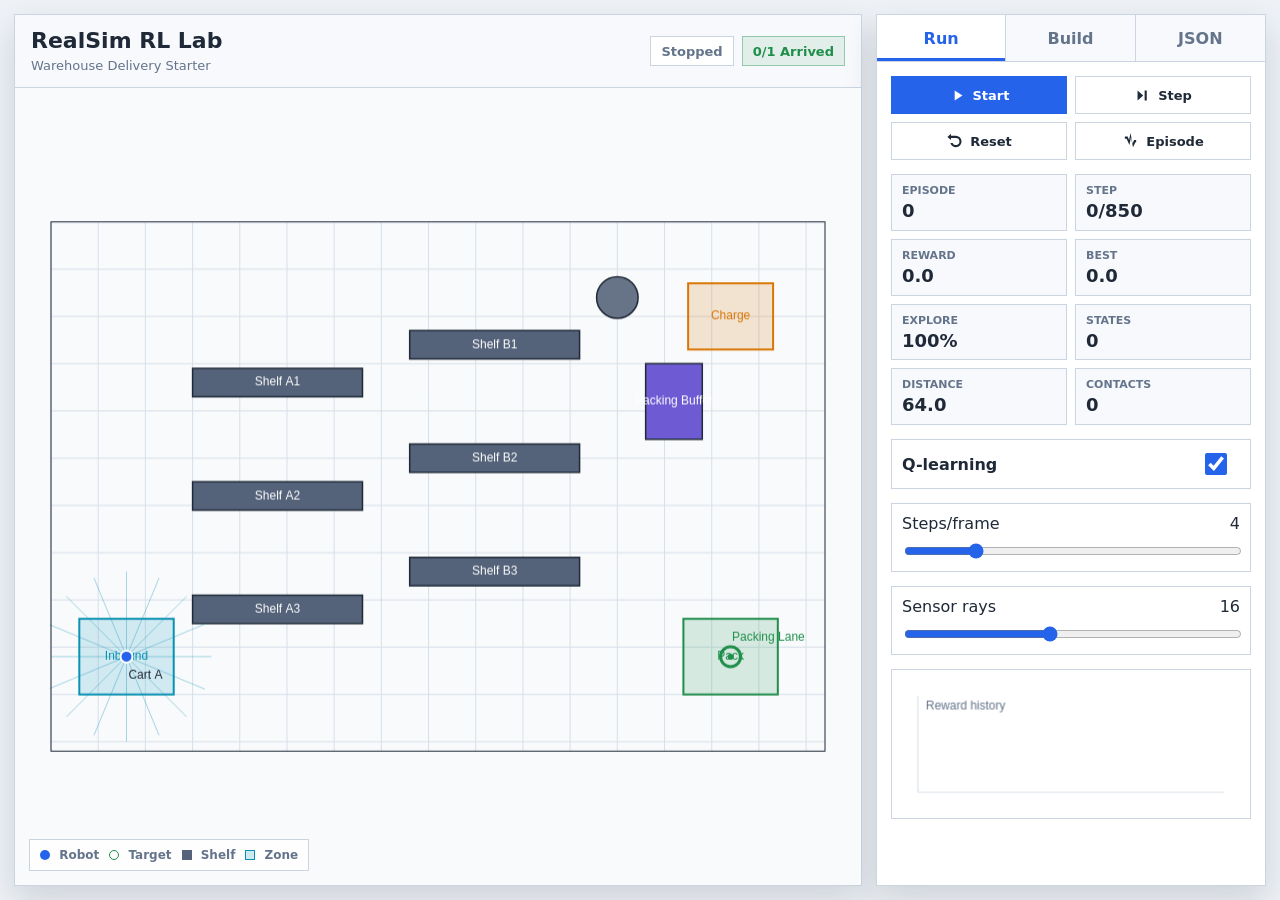
<file: web/index.html>
<!doctype html>
<html lang="en">
  <head>
    <meta charset="utf-8">
    <meta name="viewport" content="width=device-width, initial-scale=1">
    <title>RealSim RL Lab</title>
    <link rel="stylesheet" href="styles.css">
  </head>
  <body>
    <main class="app-shell">
      <section class="workspace" aria-label="Simulation workspace">
        <header class="topbar">
          <div>
            <h1>RealSim RL Lab</h1>
            <p id="scenarioSubtitle">Warehouse Delivery Starter</p>
          </div>
          <div class="status-strip">
            <span id="runState" class="status-pill">Stopped</span>
            <span id="goalState" class="status-pill success">0/1 Arrived</span>
          </div>
        </header>

        <div class="canvas-frame">
          <canvas id="worldCanvas" aria-label="Scenario map"></canvas>
          <div class="canvas-legend" aria-label="Map legend">
            <span><i class="legend robot"></i> Robot</span>
            <span><i class="legend target"></i> Target</span>
            <span><i class="legend shelf"></i> Shelf</span>
            <span><i class="legend zone"></i> Zone</span>
          </div>
        </div>
      </section>

      <aside class="control-panel" aria-label="Simulation controls">
        <nav class="tabs" aria-label="Panel tabs">
          <button class="tab active" data-tab="run">Run</button>
          <button class="tab" data-tab="build">Build</button>
          <button class="tab" data-tab="scenario">JSON</button>
        </nav>

        <section id="runPanel" class="panel-section active">
          <div class="toolbar">
            <button id="playPauseBtn" class="icon-button primary" title="Start or pause" aria-label="Start or pause">
              <svg viewBox="0 0 24 24" aria-hidden="true"><path d="M8 5v14l11-7z"></path></svg>
              <span>Start</span>
            </button>
            <button id="stepBtn" class="icon-button" title="Step" aria-label="Step">
              <svg viewBox="0 0 24 24" aria-hidden="true"><path d="M5 5v14l8-7zM15 5h3v14h-3z"></path></svg>
              <span>Step</span>
            </button>
            <button id="resetBtn" class="icon-button" title="Reset episode" aria-label="Reset episode">
              <svg viewBox="0 0 24 24" aria-hidden="true"><path d="M7 7h7a5 5 0 1 1-4.6 7h-3.2A8 8 0 1 0 14 4H7V1L2 5.5 7 10z"></path></svg>
              <span>Reset</span>
            </button>
            <button id="episodeBtn" class="icon-button" title="Run episode" aria-label="Run episode">
              <svg viewBox="0 0 24 24" aria-hidden="true"><path d="M4 5h4l2 5 2-10 3 15 2-5h3v3h-1l-3.5 7-2.8-14-2.2 11-4-9H4z"></path></svg>
              <span>Episode</span>
            </button>
          </div>

          <div class="metric-grid">
            <div class="metric"><span>Episode</span><strong id="episodeMetric">0</strong></div>
            <div class="metric"><span>Step</span><strong id="stepMetric">0</strong></div>
            <div class="metric"><span>Reward</span><strong id="rewardMetric">0.0</strong></div>
            <div class="metric"><span>Best</span><strong id="bestMetric">0.0</strong></div>
            <div class="metric"><span>Explore</span><strong id="exploreMetric">100%</strong></div>
            <div class="metric"><span>States</span><strong id="statesMetric">0</strong></div>
            <div class="metric"><span>Distance</span><strong id="distanceMetric">0.0</strong></div>
            <div class="metric"><span>Contacts</span><strong id="collisionMetric">0</strong></div>
          </div>

          <label class="toggle-row">
            <span>Q-learning</span>
            <input id="trainingToggle" type="checkbox" checked>
          </label>

          <label class="range-row">
            <span>Steps/frame</span>
            <output id="speedValue">4</output>
            <input id="speedSlider" type="range" min="1" max="16" value="4">
          </label>

          <label class="range-row">
            <span>Sensor rays</span>
            <output id="rayValue">16</output>
            <input id="raySlider" type="range" min="4" max="32" value="16" step="2">
          </label>

          <canvas id="rewardChart" class="reward-chart" width="640" height="220" aria-label="Reward chart"></canvas>
        </section>

        <section id="buildPanel" class="panel-section">
          <div class="segmented" role="group" aria-label="Edit mode">
            <button class="mode-button active" data-mode="select">Select</button>
            <button class="mode-button" data-mode="shelf">Shelf</button>
            <button class="mode-button" data-mode="zone">Zone</button>
            <button class="mode-button" data-mode="robot">Robot</button>
            <button class="mode-button" data-mode="target">Target</button>
          </div>

          <div class="property-grid">
            <label>Name<input id="propName" type="text"></label>
            <label>Kind<input id="propKind" type="text"></label>
            <label>X<input id="propX" type="number" step="0.5"></label>
            <label>Y<input id="propY" type="number" step="0.5"></label>
            <label>Width<input id="propW" type="number" step="0.5"></label>
            <label>Height<input id="propH" type="number" step="0.5"></label>
          </div>

          <div class="toolbar compact">
            <button id="applyPropsBtn" class="icon-button primary" title="Apply" aria-label="Apply">
              <svg viewBox="0 0 24 24" aria-hidden="true"><path d="M9 16.2 4.8 12l-2 2L9 20 22 7l-2-2z"></path></svg>
              <span>Apply</span>
            </button>
            <button id="deleteSelectedBtn" class="icon-button danger" title="Delete" aria-label="Delete">
              <svg viewBox="0 0 24 24" aria-hidden="true"><path d="M6 7h12l-1 14H7zM9 4h6l1 2H8zM5 6h14v2H5z"></path></svg>
              <span>Delete</span>
            </button>
          </div>

          <div class="object-list" id="objectList" aria-label="Scenario objects"></div>
        </section>

        <section id="scenarioPanel" class="panel-section">
          <div class="property-grid">
            <label>Scenario<input id="scenarioName" type="text"></label>
            <label>World W<input id="worldW" type="number" step="1"></label>
            <label>World H<input id="worldH" type="number" step="1"></label>
          </div>
          <textarea id="scenarioJson" spellcheck="false" aria-label="Scenario JSON"></textarea>
          <div class="toolbar compact">
            <button id="loadJsonBtn" class="icon-button primary" title="Load JSON" aria-label="Load JSON">
              <svg viewBox="0 0 24 24" aria-hidden="true"><path d="M12 3v12l4-4 2 2-6 6-6-6 2-2 4 4V3z"></path></svg>
              <span>Load</span>
            </button>
            <button id="downloadJsonBtn" class="icon-button" title="Download JSON" aria-label="Download JSON">
              <svg viewBox="0 0 24 24" aria-hidden="true"><path d="M5 20h14v-2H5zM12 3v10l4-4 2 2-6 6-6-6 2-2 4 4V3z"></path></svg>
              <span>Save</span>
            </button>
            <button id="copyJsonBtn" class="icon-button" title="Copy JSON" aria-label="Copy JSON">
              <svg viewBox="0 0 24 24" aria-hidden="true"><path d="M8 8h11v13H8zM5 3h11v3H8a2 2 0 0 0-2 2v10H5z"></path></svg>
              <span>Copy</span>
            </button>
          </div>
        </section>
      </aside>
    </main>

    <script src="app.js"></script>
  </body>
</html>
</file>
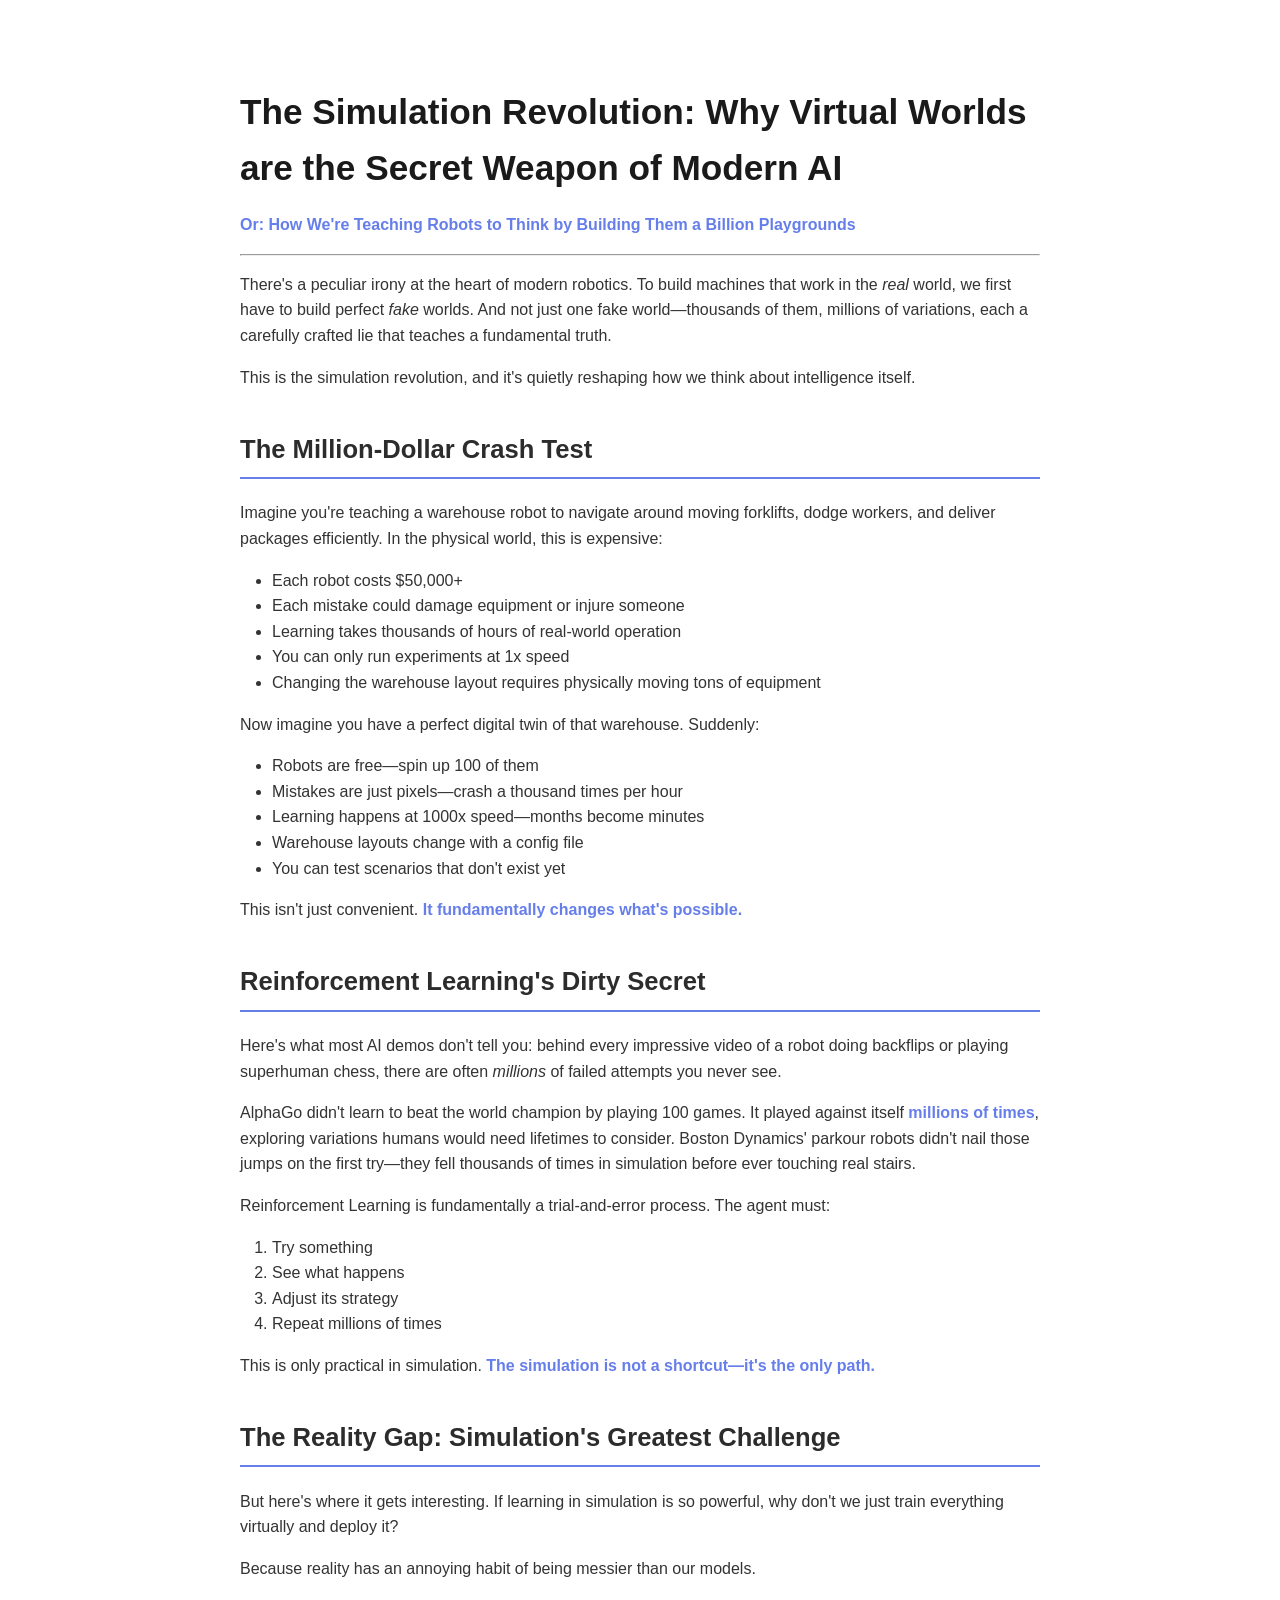
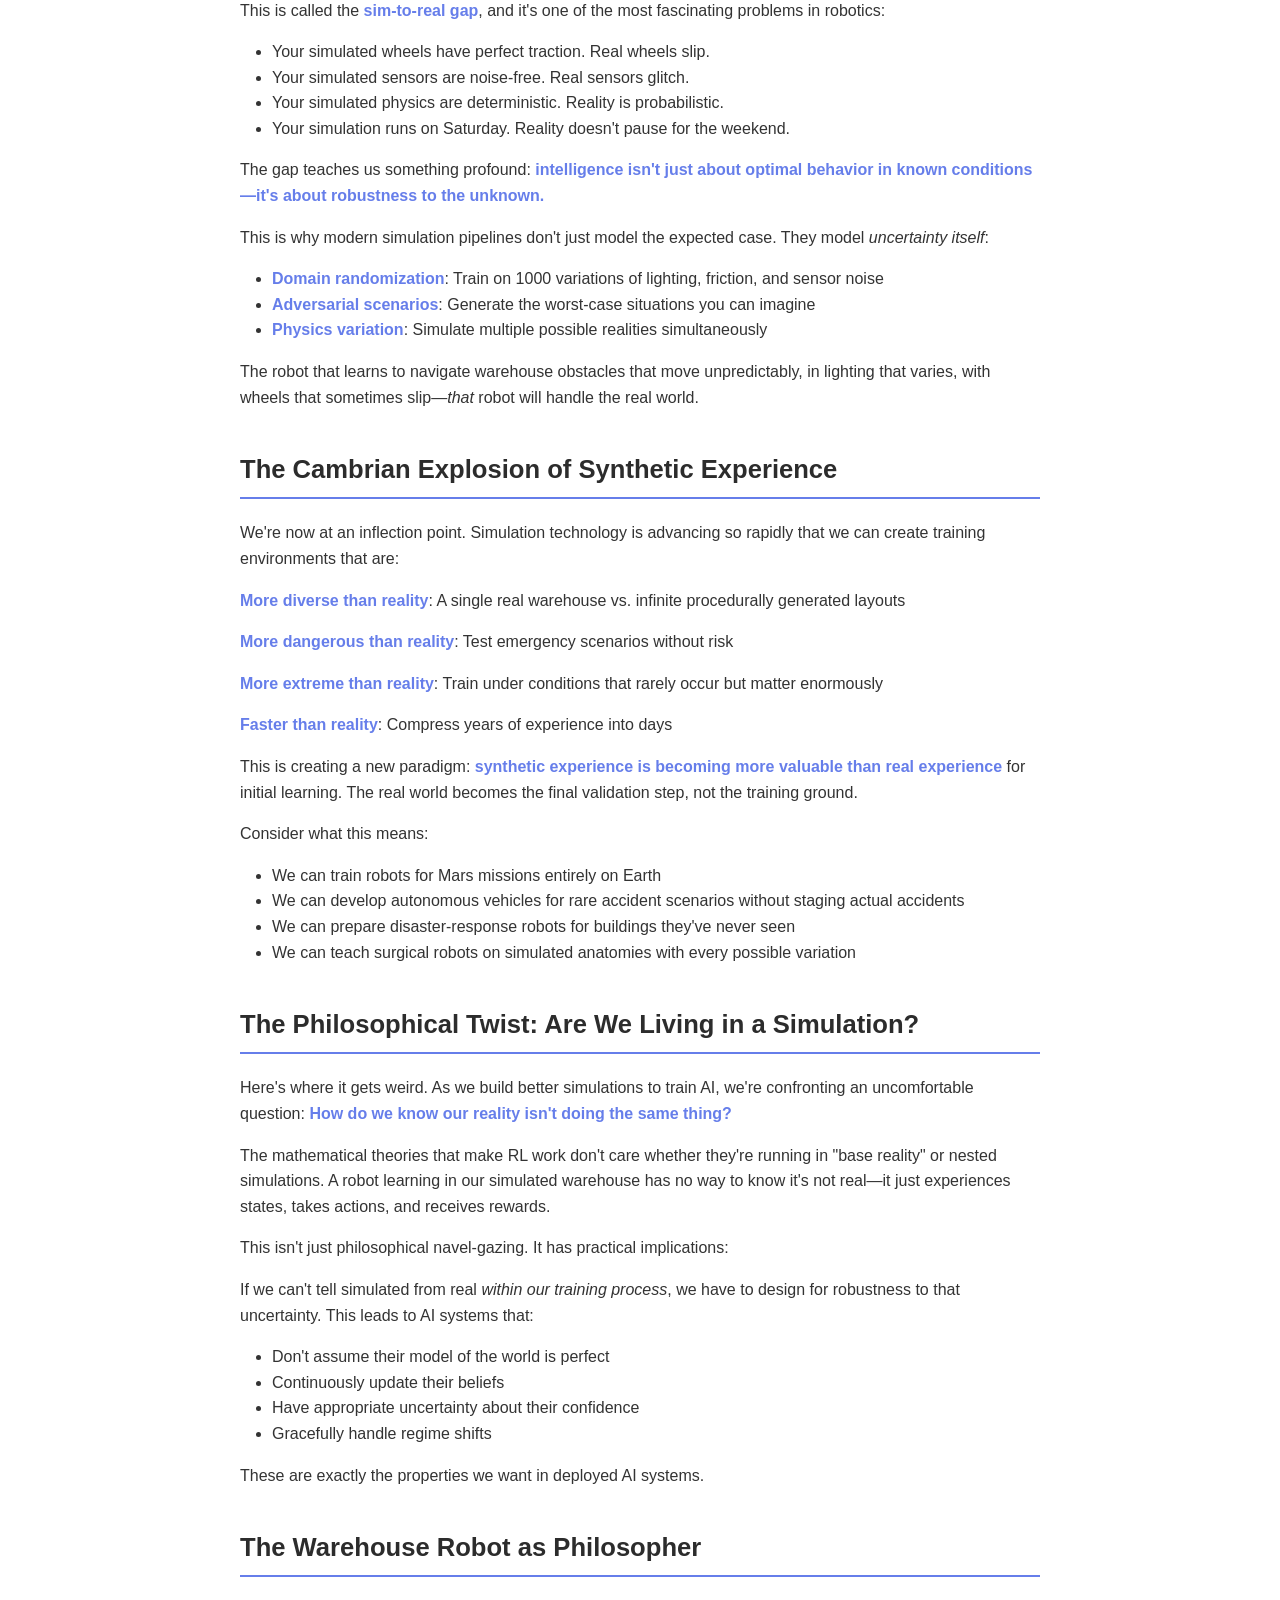
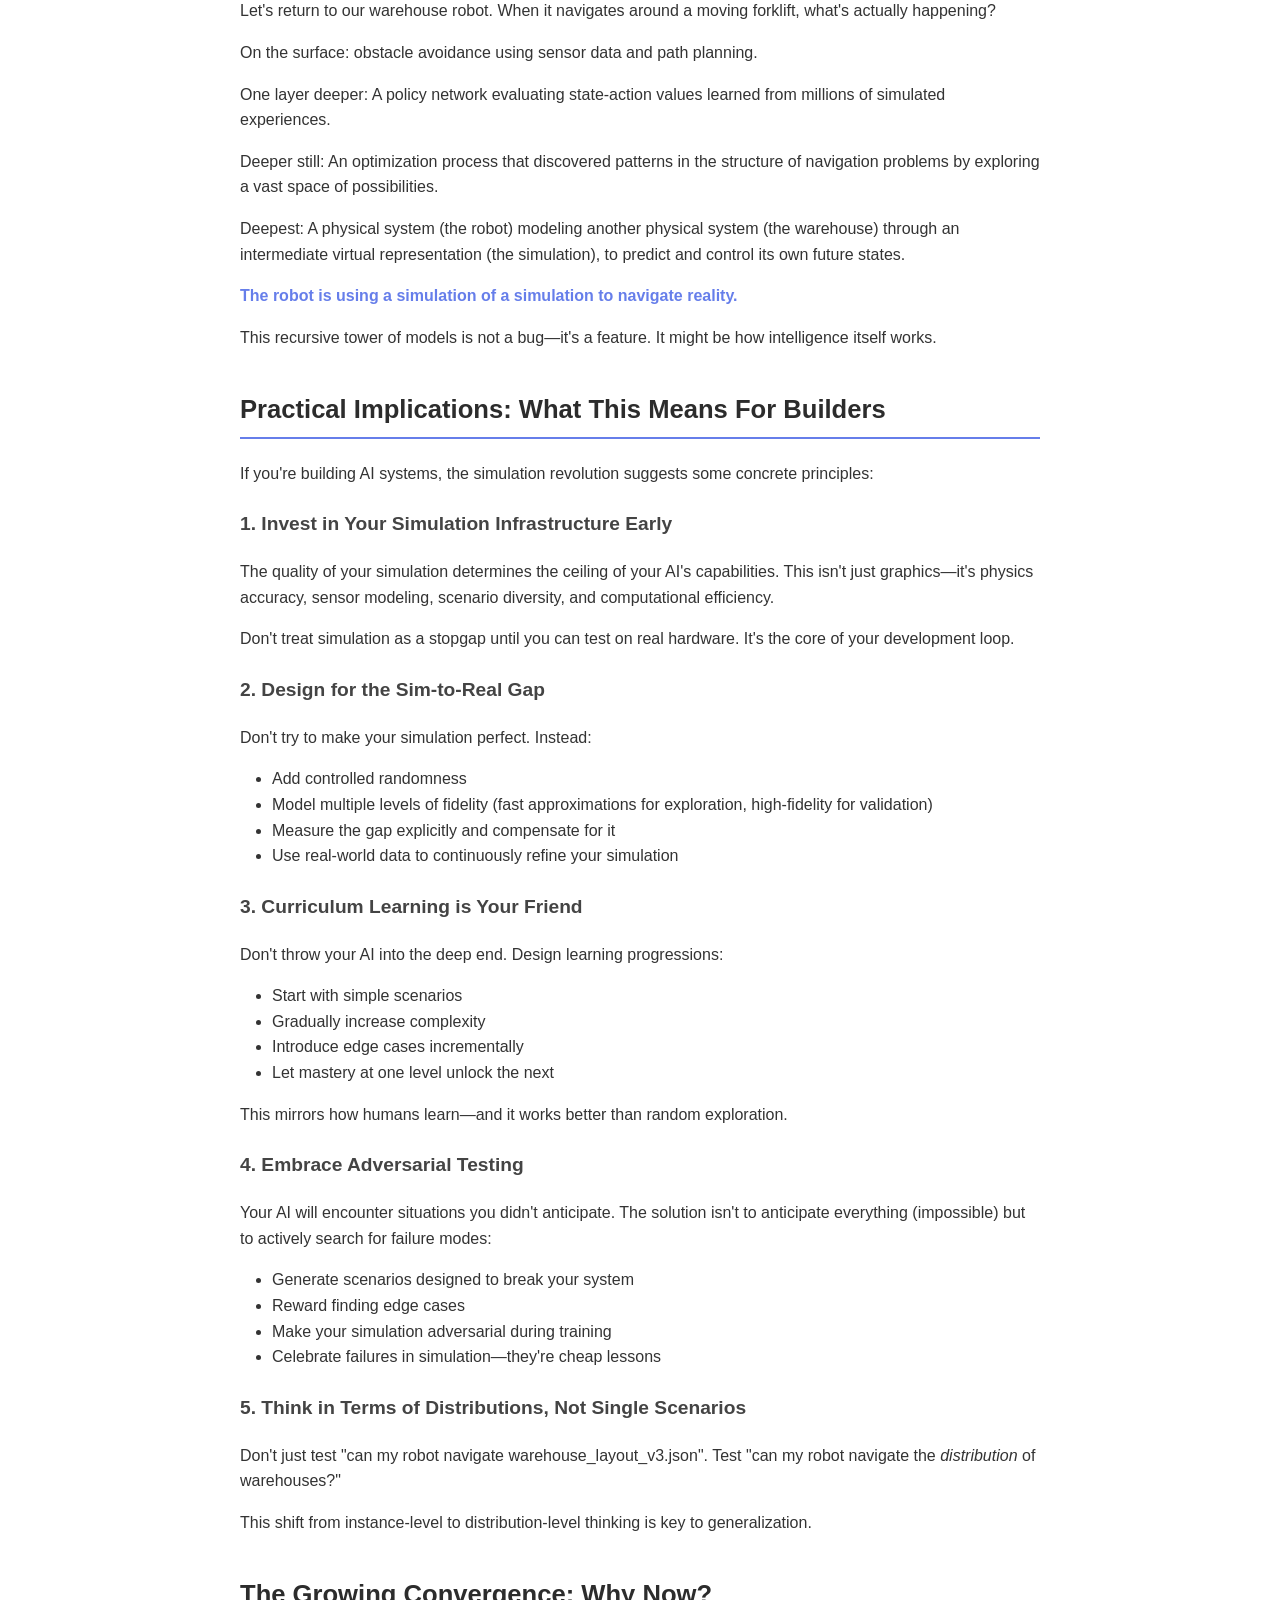
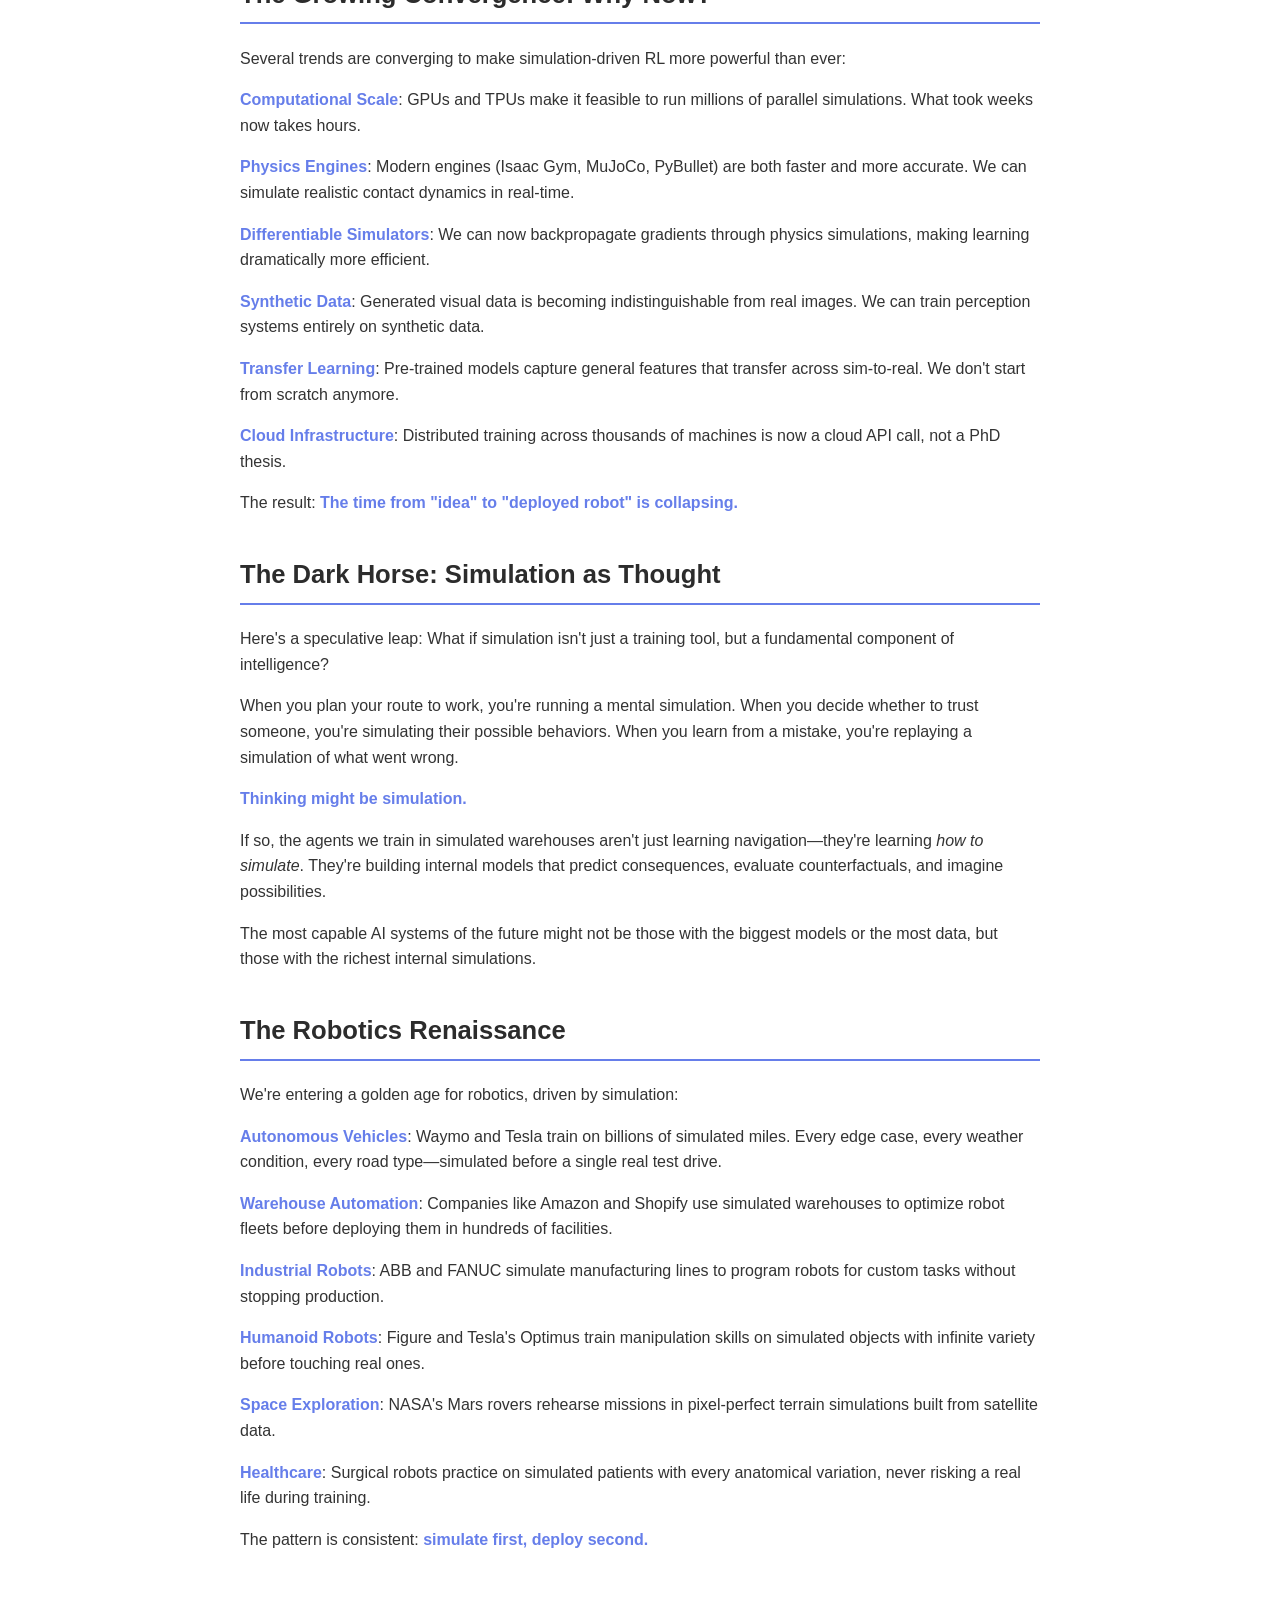
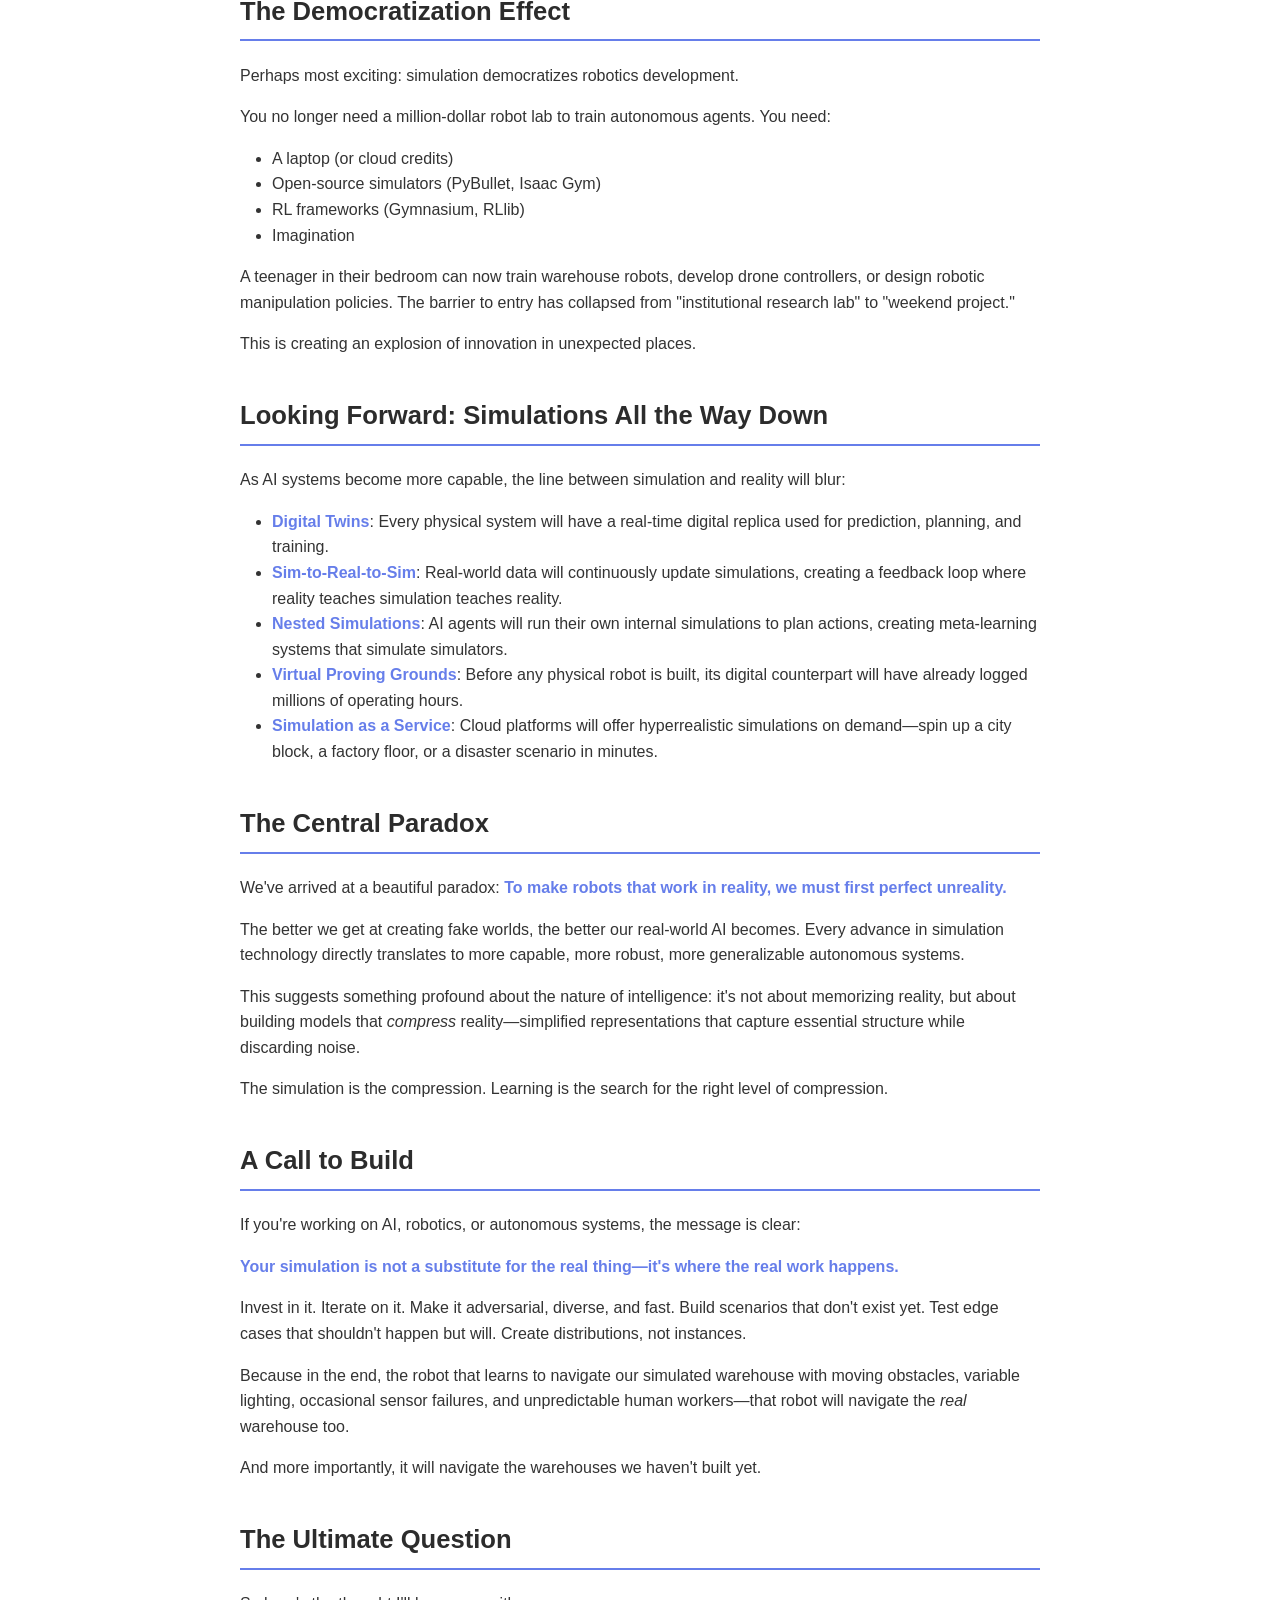
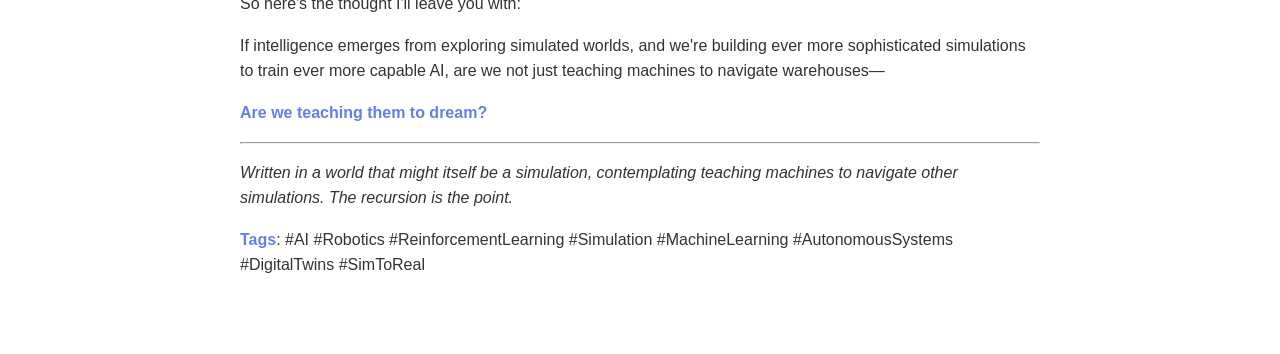
<file: BLOG_POST.html>
<!DOCTYPE html>
<html lang="en">
<head>
    <meta charset="UTF-8">
    <meta name="viewport" content="width=device-width, initial-scale=1.0">
    <title>The Simulation Revolution</title>
    <style>
        body {
            font-family: Arial, sans-serif;
            line-height: 1.6;
            max-width: 800px;
            margin: 40px auto;
            padding: 20px;
            color: #333;
        }
        h1 { color: #1a1a1a; font-size: 2.2em; margin-bottom: 0.3em; }
        h2 { color: #2c2c2c; font-size: 1.6em; margin-top: 1.5em; border-bottom: 2px solid #667eea; padding-bottom: 0.3em; }
        h3 { color: #444; font-size: 1.2em; margin-top: 1.2em; }
        strong { color: #667eea; }
        ul, ol { margin: 1em 0; padding-left: 2em; }
        p { margin: 1em 0; }
    </style>
</head>
<body>
    <h1>The Simulation Revolution: Why Virtual Worlds are the Secret Weapon of Modern AI</h1>
    <p><strong>Or: How We're Teaching Robots to Think by Building Them a Billion Playgrounds</strong></p>
    <hr>
    <p>There's a peculiar irony at the heart of modern robotics. To build machines that work in the <em>real</em> world, we first have to build perfect <em>fake</em> worlds. And not just one fake world—thousands of them, millions of variations, each a carefully crafted lie that teaches a fundamental truth.</p>
    <p>This is the simulation revolution, and it's quietly reshaping how we think about intelligence itself.</p>

    <h2>The Million-Dollar Crash Test</h2>
    <p>Imagine you're teaching a warehouse robot to navigate around moving forklifts, dodge workers, and deliver packages efficiently. In the physical world, this is expensive:</p>
    <ul>
        <li>Each robot costs $50,000+</li>
        <li>Each mistake could damage equipment or injure someone</li>
        <li>Learning takes thousands of hours of real-world operation</li>
        <li>You can only run experiments at 1x speed</li>
        <li>Changing the warehouse layout requires physically moving tons of equipment</li>
    </ul>
    <p>Now imagine you have a perfect digital twin of that warehouse. Suddenly:</p>
    <ul>
        <li>Robots are free—spin up 100 of them</li>
        <li>Mistakes are just pixels—crash a thousand times per hour</li>
        <li>Learning happens at 1000x speed—months become minutes</li>
        <li>Warehouse layouts change with a config file</li>
        <li>You can test scenarios that don't exist yet</li>
    </ul>
    <p>This isn't just convenient. <strong>It fundamentally changes what's possible.</strong></p>

    <h2>Reinforcement Learning's Dirty Secret</h2>
    <p>Here's what most AI demos don't tell you: behind every impressive video of a robot doing backflips or playing superhuman chess, there are often <em>millions</em> of failed attempts you never see.</p>
    <p>AlphaGo didn't learn to beat the world champion by playing 100 games. It played against itself <strong>millions of times</strong>, exploring variations humans would need lifetimes to consider. Boston Dynamics' parkour robots didn't nail those jumps on the first try—they fell thousands of times in simulation before ever touching real stairs.</p>
    <p>Reinforcement Learning is fundamentally a trial-and-error process. The agent must:</p>
    <ol>
        <li>Try something</li>
        <li>See what happens</li>
        <li>Adjust its strategy</li>
        <li>Repeat millions of times</li>
    </ol>
    <p>This is only practical in simulation. <strong>The simulation is not a shortcut—it's the only path.</strong></p>

    <h2>The Reality Gap: Simulation's Greatest Challenge</h2>
    <p>But here's where it gets interesting. If learning in simulation is so powerful, why don't we just train everything virtually and deploy it?</p>
    <p>Because reality has an annoying habit of being messier than our models.</p>
    <p>This is called the <strong>sim-to-real gap</strong>, and it's one of the most fascinating problems in robotics:</p>
    <ul>
        <li>Your simulated wheels have perfect traction. Real wheels slip.</li>
        <li>Your simulated sensors are noise-free. Real sensors glitch.</li>
        <li>Your simulated physics are deterministic. Reality is probabilistic.</li>
        <li>Your simulation runs on Saturday. Reality doesn't pause for the weekend.</li>
    </ul>
    <p>The gap teaches us something profound: <strong>intelligence isn't just about optimal behavior in known conditions—it's about robustness to the unknown.</strong></p>
    <p>This is why modern simulation pipelines don't just model the expected case. They model <em>uncertainty itself</em>:</p>
    <ul>
        <li><strong>Domain randomization</strong>: Train on 1000 variations of lighting, friction, and sensor noise</li>
        <li><strong>Adversarial scenarios</strong>: Generate the worst-case situations you can imagine</li>
        <li><strong>Physics variation</strong>: Simulate multiple possible realities simultaneously</li>
    </ul>
    <p>The robot that learns to navigate warehouse obstacles that move unpredictably, in lighting that varies, with wheels that sometimes slip—<em>that</em> robot will handle the real world.</p>

    <h2>The Cambrian Explosion of Synthetic Experience</h2>
    <p>We're now at an inflection point. Simulation technology is advancing so rapidly that we can create training environments that are:</p>
    <p><strong>More diverse than reality</strong>: A single real warehouse vs. infinite procedurally generated layouts</p>
    <p><strong>More dangerous than reality</strong>: Test emergency scenarios without risk</p>
    <p><strong>More extreme than reality</strong>: Train under conditions that rarely occur but matter enormously</p>
    <p><strong>Faster than reality</strong>: Compress years of experience into days</p>
    <p>This is creating a new paradigm: <strong>synthetic experience is becoming more valuable than real experience</strong> for initial learning. The real world becomes the final validation step, not the training ground.</p>
    <p>Consider what this means:</p>
    <ul>
        <li>We can train robots for Mars missions entirely on Earth</li>
        <li>We can develop autonomous vehicles for rare accident scenarios without staging actual accidents</li>
        <li>We can prepare disaster-response robots for buildings they've never seen</li>
        <li>We can teach surgical robots on simulated anatomies with every possible variation</li>
    </ul>

    <h2>The Philosophical Twist: Are We Living in a Simulation?</h2>
    <p>Here's where it gets weird. As we build better simulations to train AI, we're confronting an uncomfortable question: <strong>How do we know our reality isn't doing the same thing?</strong></p>
    <p>The mathematical theories that make RL work don't care whether they're running in "base reality" or nested simulations. A robot learning in our simulated warehouse has no way to know it's not real—it just experiences states, takes actions, and receives rewards.</p>
    <p>This isn't just philosophical navel-gazing. It has practical implications:</p>
    <p>If we can't tell simulated from real <em>within our training process</em>, we have to design for robustness to that uncertainty. This leads to AI systems that:</p>
    <ul>
        <li>Don't assume their model of the world is perfect</li>
        <li>Continuously update their beliefs</li>
        <li>Have appropriate uncertainty about their confidence</li>
        <li>Gracefully handle regime shifts</li>
    </ul>
    <p>These are exactly the properties we want in deployed AI systems.</p>

    <h2>The Warehouse Robot as Philosopher</h2>
    <p>Let's return to our warehouse robot. When it navigates around a moving forklift, what's actually happening?</p>
    <p>On the surface: obstacle avoidance using sensor data and path planning.</p>
    <p>One layer deeper: A policy network evaluating state-action values learned from millions of simulated experiences.</p>
    <p>Deeper still: An optimization process that discovered patterns in the structure of navigation problems by exploring a vast space of possibilities.</p>
    <p>Deepest: A physical system (the robot) modeling another physical system (the warehouse) through an intermediate virtual representation (the simulation), to predict and control its own future states.</p>
    <p><strong>The robot is using a simulation of a simulation to navigate reality.</strong></p>
    <p>This recursive tower of models is not a bug—it's a feature. It might be how intelligence itself works.</p>

    <h2>Practical Implications: What This Means For Builders</h2>
    <p>If you're building AI systems, the simulation revolution suggests some concrete principles:</p>

    <h3>1. Invest in Your Simulation Infrastructure Early</h3>
    <p>The quality of your simulation determines the ceiling of your AI's capabilities. This isn't just graphics—it's physics accuracy, sensor modeling, scenario diversity, and computational efficiency.</p>
    <p>Don't treat simulation as a stopgap until you can test on real hardware. It's the core of your development loop.</p>

    <h3>2. Design for the Sim-to-Real Gap</h3>
    <p>Don't try to make your simulation perfect. Instead:</p>
    <ul>
        <li>Add controlled randomness</li>
        <li>Model multiple levels of fidelity (fast approximations for exploration, high-fidelity for validation)</li>
        <li>Measure the gap explicitly and compensate for it</li>
        <li>Use real-world data to continuously refine your simulation</li>
    </ul>

    <h3>3. Curriculum Learning is Your Friend</h3>
    <p>Don't throw your AI into the deep end. Design learning progressions:</p>
    <ul>
        <li>Start with simple scenarios</li>
        <li>Gradually increase complexity</li>
        <li>Introduce edge cases incrementally</li>
        <li>Let mastery at one level unlock the next</li>
    </ul>
    <p>This mirrors how humans learn—and it works better than random exploration.</p>

    <h3>4. Embrace Adversarial Testing</h3>
    <p>Your AI will encounter situations you didn't anticipate. The solution isn't to anticipate everything (impossible) but to actively search for failure modes:</p>
    <ul>
        <li>Generate scenarios designed to break your system</li>
        <li>Reward finding edge cases</li>
        <li>Make your simulation adversarial during training</li>
        <li>Celebrate failures in simulation—they're cheap lessons</li>
    </ul>

    <h3>5. Think in Terms of Distributions, Not Single Scenarios</h3>
    <p>Don't just test "can my robot navigate warehouse_layout_v3.json". Test "can my robot navigate the <em>distribution</em> of warehouses?"</p>
    <p>This shift from instance-level to distribution-level thinking is key to generalization.</p>

    <h2>The Growing Convergence: Why Now?</h2>
    <p>Several trends are converging to make simulation-driven RL more powerful than ever:</p>
    <p><strong>Computational Scale</strong>: GPUs and TPUs make it feasible to run millions of parallel simulations. What took weeks now takes hours.</p>
    <p><strong>Physics Engines</strong>: Modern engines (Isaac Gym, MuJoCo, PyBullet) are both faster and more accurate. We can simulate realistic contact dynamics in real-time.</p>
    <p><strong>Differentiable Simulators</strong>: We can now backpropagate gradients through physics simulations, making learning dramatically more efficient.</p>
    <p><strong>Synthetic Data</strong>: Generated visual data is becoming indistinguishable from real images. We can train perception systems entirely on synthetic data.</p>
    <p><strong>Transfer Learning</strong>: Pre-trained models capture general features that transfer across sim-to-real. We don't start from scratch anymore.</p>
    <p><strong>Cloud Infrastructure</strong>: Distributed training across thousands of machines is now a cloud API call, not a PhD thesis.</p>
    <p>The result: <strong>The time from "idea" to "deployed robot" is collapsing.</strong></p>

    <h2>The Dark Horse: Simulation as Thought</h2>
    <p>Here's a speculative leap: What if simulation isn't just a training tool, but a fundamental component of intelligence?</p>
    <p>When you plan your route to work, you're running a mental simulation. When you decide whether to trust someone, you're simulating their possible behaviors. When you learn from a mistake, you're replaying a simulation of what went wrong.</p>
    <p><strong>Thinking might be simulation.</strong></p>
    <p>If so, the agents we train in simulated warehouses aren't just learning navigation—they're learning <em>how to simulate</em>. They're building internal models that predict consequences, evaluate counterfactuals, and imagine possibilities.</p>
    <p>The most capable AI systems of the future might not be those with the biggest models or the most data, but those with the richest internal simulations.</p>

    <h2>The Robotics Renaissance</h2>
    <p>We're entering a golden age for robotics, driven by simulation:</p>
    <p><strong>Autonomous Vehicles</strong>: Waymo and Tesla train on billions of simulated miles. Every edge case, every weather condition, every road type—simulated before a single real test drive.</p>
    <p><strong>Warehouse Automation</strong>: Companies like Amazon and Shopify use simulated warehouses to optimize robot fleets before deploying them in hundreds of facilities.</p>
    <p><strong>Industrial Robots</strong>: ABB and FANUC simulate manufacturing lines to program robots for custom tasks without stopping production.</p>
    <p><strong>Humanoid Robots</strong>: Figure and Tesla's Optimus train manipulation skills on simulated objects with infinite variety before touching real ones.</p>
    <p><strong>Space Exploration</strong>: NASA's Mars rovers rehearse missions in pixel-perfect terrain simulations built from satellite data.</p>
    <p><strong>Healthcare</strong>: Surgical robots practice on simulated patients with every anatomical variation, never risking a real life during training.</p>
    <p>The pattern is consistent: <strong>simulate first, deploy second.</strong></p>

    <h2>The Democratization Effect</h2>
    <p>Perhaps most exciting: simulation democratizes robotics development.</p>
    <p>You no longer need a million-dollar robot lab to train autonomous agents. You need:</p>
    <ul>
        <li>A laptop (or cloud credits)</li>
        <li>Open-source simulators (PyBullet, Isaac Gym)</li>
        <li>RL frameworks (Gymnasium, RLlib)</li>
        <li>Imagination</li>
    </ul>
    <p>A teenager in their bedroom can now train warehouse robots, develop drone controllers, or design robotic manipulation policies. The barrier to entry has collapsed from "institutional research lab" to "weekend project."</p>
    <p>This is creating an explosion of innovation in unexpected places.</p>

    <h2>Looking Forward: Simulations All the Way Down</h2>
    <p>As AI systems become more capable, the line between simulation and reality will blur:</p>
    <ul>
        <li><strong>Digital Twins</strong>: Every physical system will have a real-time digital replica used for prediction, planning, and training.</li>
        <li><strong>Sim-to-Real-to-Sim</strong>: Real-world data will continuously update simulations, creating a feedback loop where reality teaches simulation teaches reality.</li>
        <li><strong>Nested Simulations</strong>: AI agents will run their own internal simulations to plan actions, creating meta-learning systems that simulate simulators.</li>
        <li><strong>Virtual Proving Grounds</strong>: Before any physical robot is built, its digital counterpart will have already logged millions of operating hours.</li>
        <li><strong>Simulation as a Service</strong>: Cloud platforms will offer hyperrealistic simulations on demand—spin up a city block, a factory floor, or a disaster scenario in minutes.</li>
    </ul>

    <h2>The Central Paradox</h2>
    <p>We've arrived at a beautiful paradox: <strong>To make robots that work in reality, we must first perfect unreality.</strong></p>
    <p>The better we get at creating fake worlds, the better our real-world AI becomes. Every advance in simulation technology directly translates to more capable, more robust, more generalizable autonomous systems.</p>
    <p>This suggests something profound about the nature of intelligence: it's not about memorizing reality, but about building models that <em>compress</em> reality—simplified representations that capture essential structure while discarding noise.</p>
    <p>The simulation is the compression. Learning is the search for the right level of compression.</p>

    <h2>A Call to Build</h2>
    <p>If you're working on AI, robotics, or autonomous systems, the message is clear:</p>
    <p><strong>Your simulation is not a substitute for the real thing—it's where the real work happens.</strong></p>
    <p>Invest in it. Iterate on it. Make it adversarial, diverse, and fast. Build scenarios that don't exist yet. Test edge cases that shouldn't happen but will. Create distributions, not instances.</p>
    <p>Because in the end, the robot that learns to navigate our simulated warehouse with moving obstacles, variable lighting, occasional sensor failures, and unpredictable human workers—that robot will navigate the <em>real</em> warehouse too.</p>
    <p>And more importantly, it will navigate the warehouses we haven't built yet.</p>

    <h2>The Ultimate Question</h2>
    <p>So here's the thought I'll leave you with:</p>
    <p>If intelligence emerges from exploring simulated worlds, and we're building ever more sophisticated simulations to train ever more capable AI, are we not just teaching machines to navigate warehouses—</p>
    <p><strong>Are we teaching them to dream?</strong></p>

    <hr>
    <p><em>Written in a world that might itself be a simulation, contemplating teaching machines to navigate other simulations. The recursion is the point.</em></p>
    <p><strong>Tags</strong>: #AI #Robotics #ReinforcementLearning #Simulation #MachineLearning #AutonomousSystems #DigitalTwins #SimToReal</p>
</body>
</html>
</file>
<file: web/styles.css>
:root {
  --bg: #eef2f6;
  --surface: #ffffff;
  --surface-2: #f7f9fc;
  --line: #cbd5e1;
  --line-strong: #94a3b8;
  --text: #1f2937;
  --muted: #64748b;
  --blue: #2563eb;
  --blue-soft: #dbeafe;
  --green: #1f8e4b;
  --cyan: #0891b2;
  --amber: #d97706;
  --purple: #6e5bd3;
  --red: #c2410c;
  --shelf: #54627a;
  --shadow: 0 14px 32px rgba(15, 23, 42, 0.14);
}

* {
  box-sizing: border-box;
}

html,
body {
  margin: 0;
  min-height: 100%;
  background: var(--bg);
  color: var(--text);
  font-family: Inter, ui-sans-serif, system-ui, -apple-system, BlinkMacSystemFont, "Segoe UI", sans-serif;
}

button,
input,
textarea {
  font: inherit;
}

.app-shell {
  display: grid;
  grid-template-columns: minmax(0, 1fr) 390px;
  gap: 14px;
  min-height: 100vh;
  padding: 14px;
}

.workspace,
.control-panel {
  min-width: 0;
  background: var(--surface);
  border: 1px solid var(--line);
  box-shadow: var(--shadow);
}

.workspace {
  display: grid;
  grid-template-rows: auto minmax(0, 1fr);
  overflow: hidden;
}

.topbar {
  display: flex;
  align-items: center;
  justify-content: space-between;
  gap: 16px;
  padding: 14px 16px;
  border-bottom: 1px solid var(--line);
  background: var(--surface-2);
}

h1 {
  margin: 0;
  font-size: 22px;
  line-height: 1.1;
  letter-spacing: 0;
}

p {
  margin: 5px 0 0;
  color: var(--muted);
  font-size: 13px;
}

.status-strip {
  display: flex;
  flex-wrap: wrap;
  gap: 8px;
  justify-content: flex-end;
}

.status-pill {
  display: inline-flex;
  align-items: center;
  min-height: 30px;
  padding: 0 10px;
  border: 1px solid var(--line);
  background: #fff;
  color: var(--muted);
  font-size: 13px;
  font-weight: 700;
}

.status-pill.running {
  border-color: var(--blue);
  background: var(--blue-soft);
  color: var(--blue);
}

.status-pill.success {
  border-color: rgba(31, 142, 75, 0.4);
  background: rgba(31, 142, 75, 0.1);
  color: var(--green);
}

.canvas-frame {
  position: relative;
  min-height: 0;
  background:
    linear-gradient(90deg, rgba(148, 163, 184, 0.08) 1px, transparent 1px),
    linear-gradient(rgba(148, 163, 184, 0.08) 1px, transparent 1px),
    #f8fafc;
  background-size: 24px 24px;
}

#worldCanvas {
  display: block;
  width: 100%;
  height: 100%;
  min-height: 520px;
  cursor: crosshair;
}

.canvas-legend {
  position: absolute;
  left: 14px;
  bottom: 14px;
  display: flex;
  flex-wrap: wrap;
  gap: 10px;
  padding: 8px 10px;
  background: rgba(255, 255, 255, 0.9);
  border: 1px solid var(--line);
  color: var(--muted);
  font-size: 12px;
  font-weight: 700;
}

.legend {
  display: inline-block;
  width: 10px;
  height: 10px;
  margin-right: 5px;
  border: 1px solid transparent;
  vertical-align: -1px;
}

.legend.robot {
  border-radius: 50%;
  background: var(--blue);
}

.legend.target {
  border-radius: 50%;
  border-color: var(--green);
}

.legend.shelf {
  background: var(--shelf);
}

.legend.zone {
  background: rgba(8, 145, 178, 0.2);
  border-color: var(--cyan);
}

.control-panel {
  display: grid;
  grid-template-rows: auto minmax(0, 1fr);
  overflow: hidden;
}

.tabs {
  display: grid;
  grid-template-columns: repeat(3, 1fr);
  border-bottom: 1px solid var(--line);
  background: var(--surface-2);
}

.tab,
.mode-button {
  appearance: none;
  border: 0;
  background: transparent;
  color: var(--muted);
  cursor: pointer;
  font-weight: 800;
}

.tab {
  min-height: 46px;
  border-right: 1px solid var(--line);
}

.tab:last-child {
  border-right: 0;
}

.tab.active {
  background: #fff;
  color: var(--blue);
  box-shadow: inset 0 -3px 0 var(--blue);
}

.panel-section {
  display: none;
  min-height: 0;
  overflow: auto;
  padding: 14px;
}

.panel-section.active {
  display: block;
}

.toolbar {
  display: grid;
  grid-template-columns: repeat(2, minmax(0, 1fr));
  gap: 8px;
}

.toolbar.compact {
  grid-template-columns: repeat(3, minmax(0, 1fr));
  margin-top: 10px;
}

.icon-button {
  display: inline-flex;
  align-items: center;
  justify-content: center;
  gap: 7px;
  min-height: 38px;
  border: 1px solid var(--line);
  background: #fff;
  color: var(--text);
  cursor: pointer;
  font-size: 13px;
  font-weight: 800;
}

.icon-button:hover,
.mode-button:hover,
.tab:hover {
  background: var(--surface-2);
}

.icon-button.primary {
  border-color: var(--blue);
  background: var(--blue);
  color: #fff;
}

.icon-button.danger {
  border-color: rgba(194, 65, 12, 0.45);
  color: var(--red);
}

.icon-button svg {
  width: 17px;
  height: 17px;
  fill: currentColor;
  flex: 0 0 auto;
}

.metric-grid {
  display: grid;
  grid-template-columns: repeat(2, minmax(0, 1fr));
  gap: 8px;
  margin-top: 14px;
}

.metric {
  border: 1px solid var(--line);
  background: var(--surface-2);
  padding: 9px 10px;
}

.metric span {
  display: block;
  color: var(--muted);
  font-size: 11px;
  font-weight: 800;
  text-transform: uppercase;
}

.metric strong {
  display: block;
  margin-top: 4px;
  font-size: 18px;
  line-height: 1.1;
  overflow-wrap: anywhere;
}

.toggle-row,
.range-row {
  display: grid;
  gap: 8px;
  margin-top: 14px;
  padding: 10px;
  border: 1px solid var(--line);
  background: #fff;
}

.toggle-row {
  grid-template-columns: minmax(0, 1fr) auto;
  align-items: center;
  font-weight: 800;
}

.range-row {
  grid-template-columns: minmax(0, 1fr) auto;
}

.range-row input {
  grid-column: 1 / -1;
  width: 100%;
}

input[type="checkbox"] {
  width: 42px;
  height: 22px;
  accent-color: var(--blue);
}

input[type="range"] {
  accent-color: var(--blue);
}

.reward-chart {
  width: 100%;
  height: 150px;
  margin-top: 14px;
  border: 1px solid var(--line);
  background: #fff;
}

.segmented {
  display: grid;
  grid-template-columns: repeat(5, minmax(0, 1fr));
  border: 1px solid var(--line);
}

.mode-button {
  min-height: 36px;
  border-right: 1px solid var(--line);
  font-size: 12px;
}

.mode-button:last-child {
  border-right: 0;
}

.mode-button.active {
  background: var(--blue-soft);
  color: var(--blue);
}

.property-grid {
  display: grid;
  grid-template-columns: repeat(2, minmax(0, 1fr));
  gap: 10px;
  margin-top: 14px;
}

.property-grid label {
  display: grid;
  gap: 5px;
  color: var(--muted);
  font-size: 12px;
  font-weight: 800;
}

.property-grid input {
  min-width: 0;
  min-height: 34px;
  border: 1px solid var(--line);
  padding: 6px 8px;
  color: var(--text);
  background: #fff;
}

.property-grid input:focus,
textarea:focus {
  outline: 2px solid rgba(37, 99, 235, 0.28);
  border-color: var(--blue);
}

.object-list {
  display: grid;
  gap: 7px;
  margin-top: 14px;
}

.object-row {
  display: grid;
  grid-template-columns: 70px minmax(0, 1fr) auto;
  align-items: center;
  gap: 8px;
  border: 1px solid var(--line);
  background: #fff;
  min-height: 36px;
  padding: 7px 8px;
  cursor: pointer;
}

.object-row.active {
  border-color: var(--blue);
  background: var(--blue-soft);
}

.object-row span {
  color: var(--muted);
  font-size: 11px;
  font-weight: 900;
  text-transform: uppercase;
}

.object-row strong {
  overflow: hidden;
  text-overflow: ellipsis;
  white-space: nowrap;
  font-size: 13px;
}

.object-row em {
  color: var(--muted);
  font-size: 12px;
  font-style: normal;
}

textarea {
  width: 100%;
  min-height: 390px;
  margin-top: 12px;
  border: 1px solid var(--line);
  padding: 10px;
  resize: vertical;
  color: var(--text);
  background: #fff;
  font-family: "SFMono-Regular", Consolas, "Liberation Mono", monospace;
  font-size: 12px;
  line-height: 1.45;
}

@media (max-width: 980px) {
  .app-shell {
    grid-template-columns: 1fr;
  }

  .control-panel {
    min-height: 640px;
  }

  #worldCanvas {
    min-height: 460px;
  }
}

@media (max-width: 620px) {
  .app-shell {
    padding: 8px;
  }

  .topbar {
    align-items: flex-start;
    flex-direction: column;
  }

  .toolbar,
  .toolbar.compact,
  .metric-grid,
  .property-grid {
    grid-template-columns: 1fr;
  }

  .segmented {
    grid-template-columns: repeat(2, minmax(0, 1fr));
  }
}
</file>
